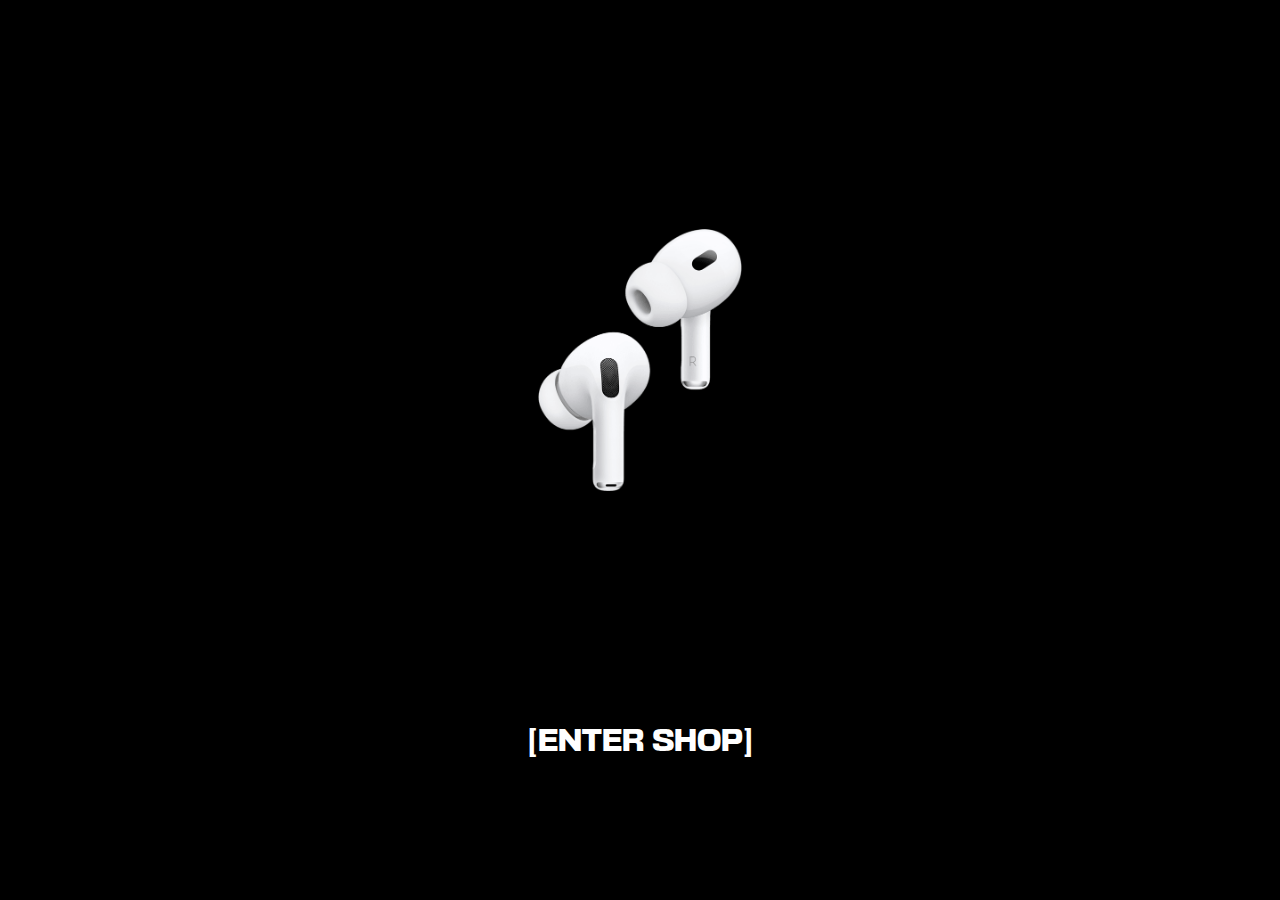
<file: index.html>
<!doctypehtml><html lang=en><title>KingPods | 1:1 Reps</title><meta charset=UTF-8><meta content="IE=edge"http-equiv=X-UA-Compatible><meta content="width=device-width,initial-scale=1"name=viewport><meta content="Apple Airpods 1:1 Reps"name=description><link href=css/style.css rel=stylesheet><link href=css/animation.css rel=stylesheet><link href=assets/favicon/favicon-32x32.png rel="shortcut icon"type=image/x-icon><script defer src=js/main.js></script><body oncontextmenu=return!1><div id=preloader><div class=loader></div></div><div class=logo><img alt=""src=./assets/logo/logo.png></div><div class=enter><a class=glow href=shop.html>[ENTER SHOP]</a></div>
</file>
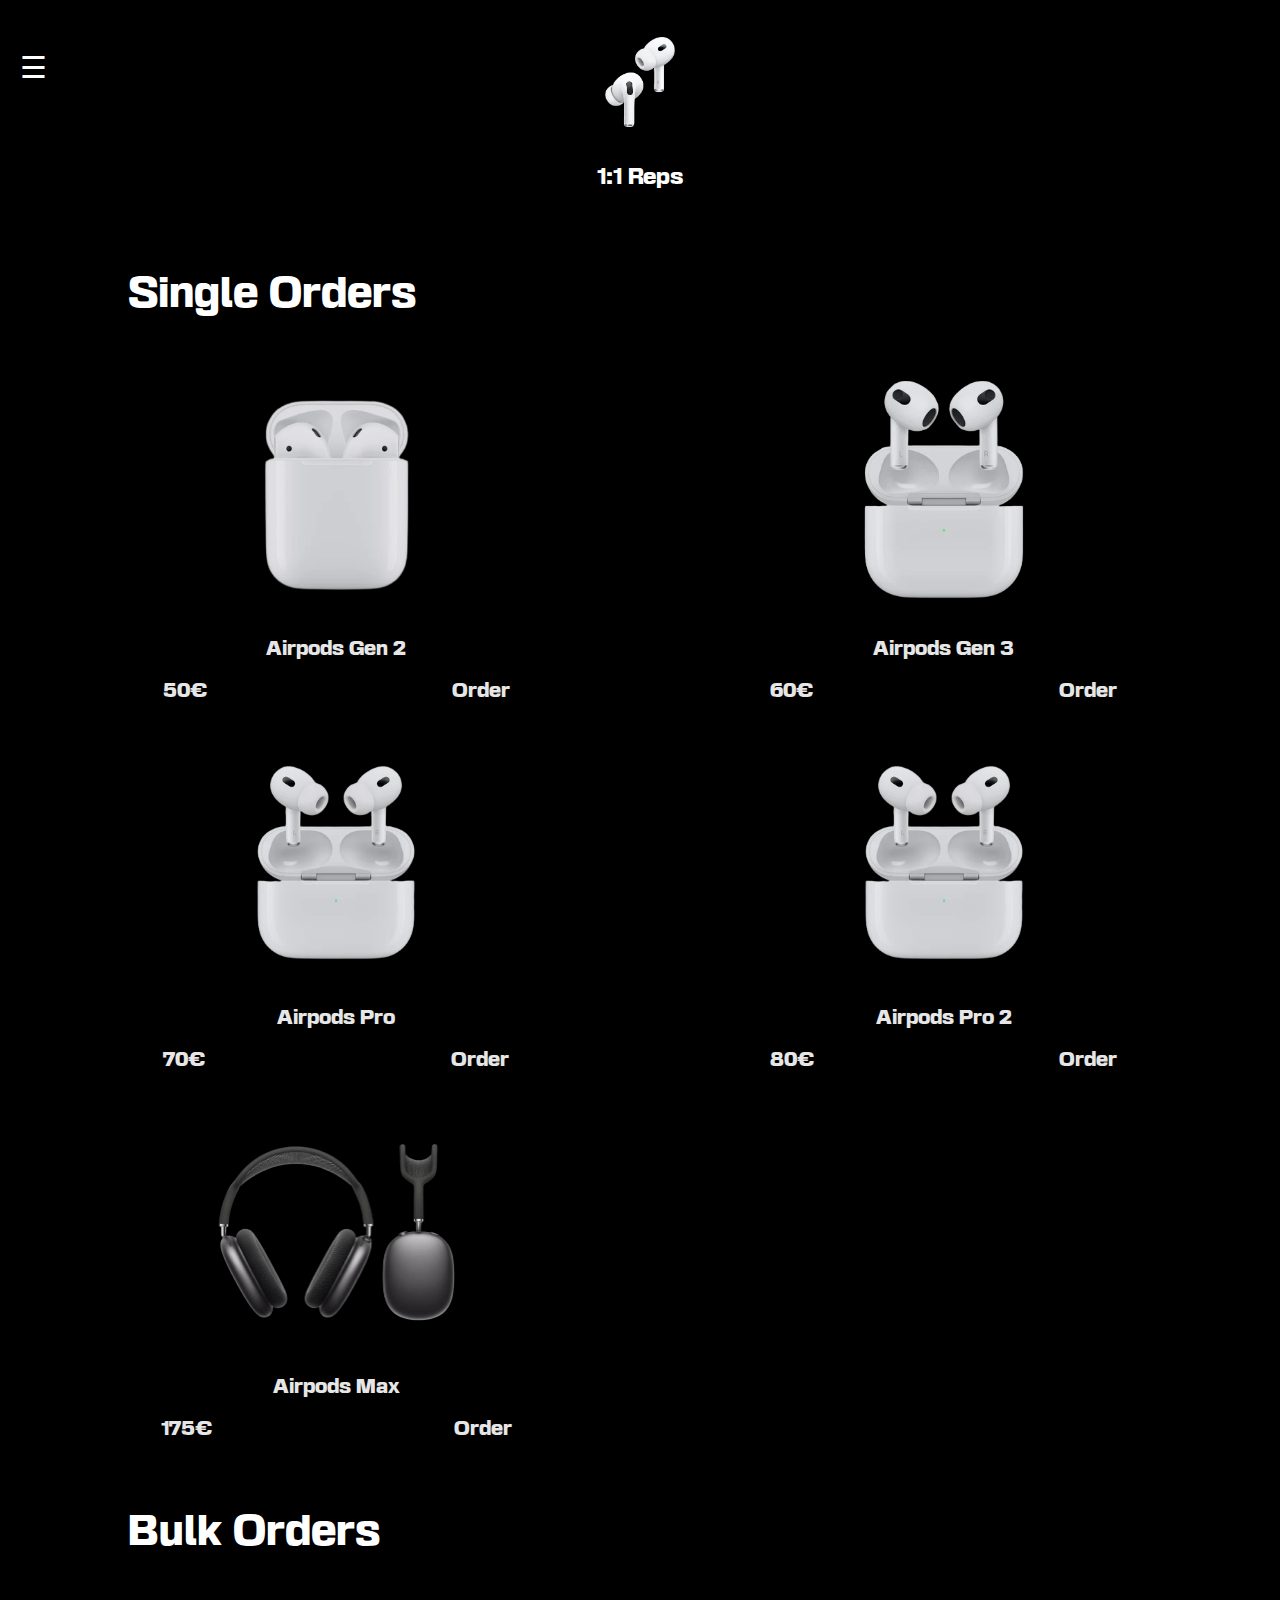
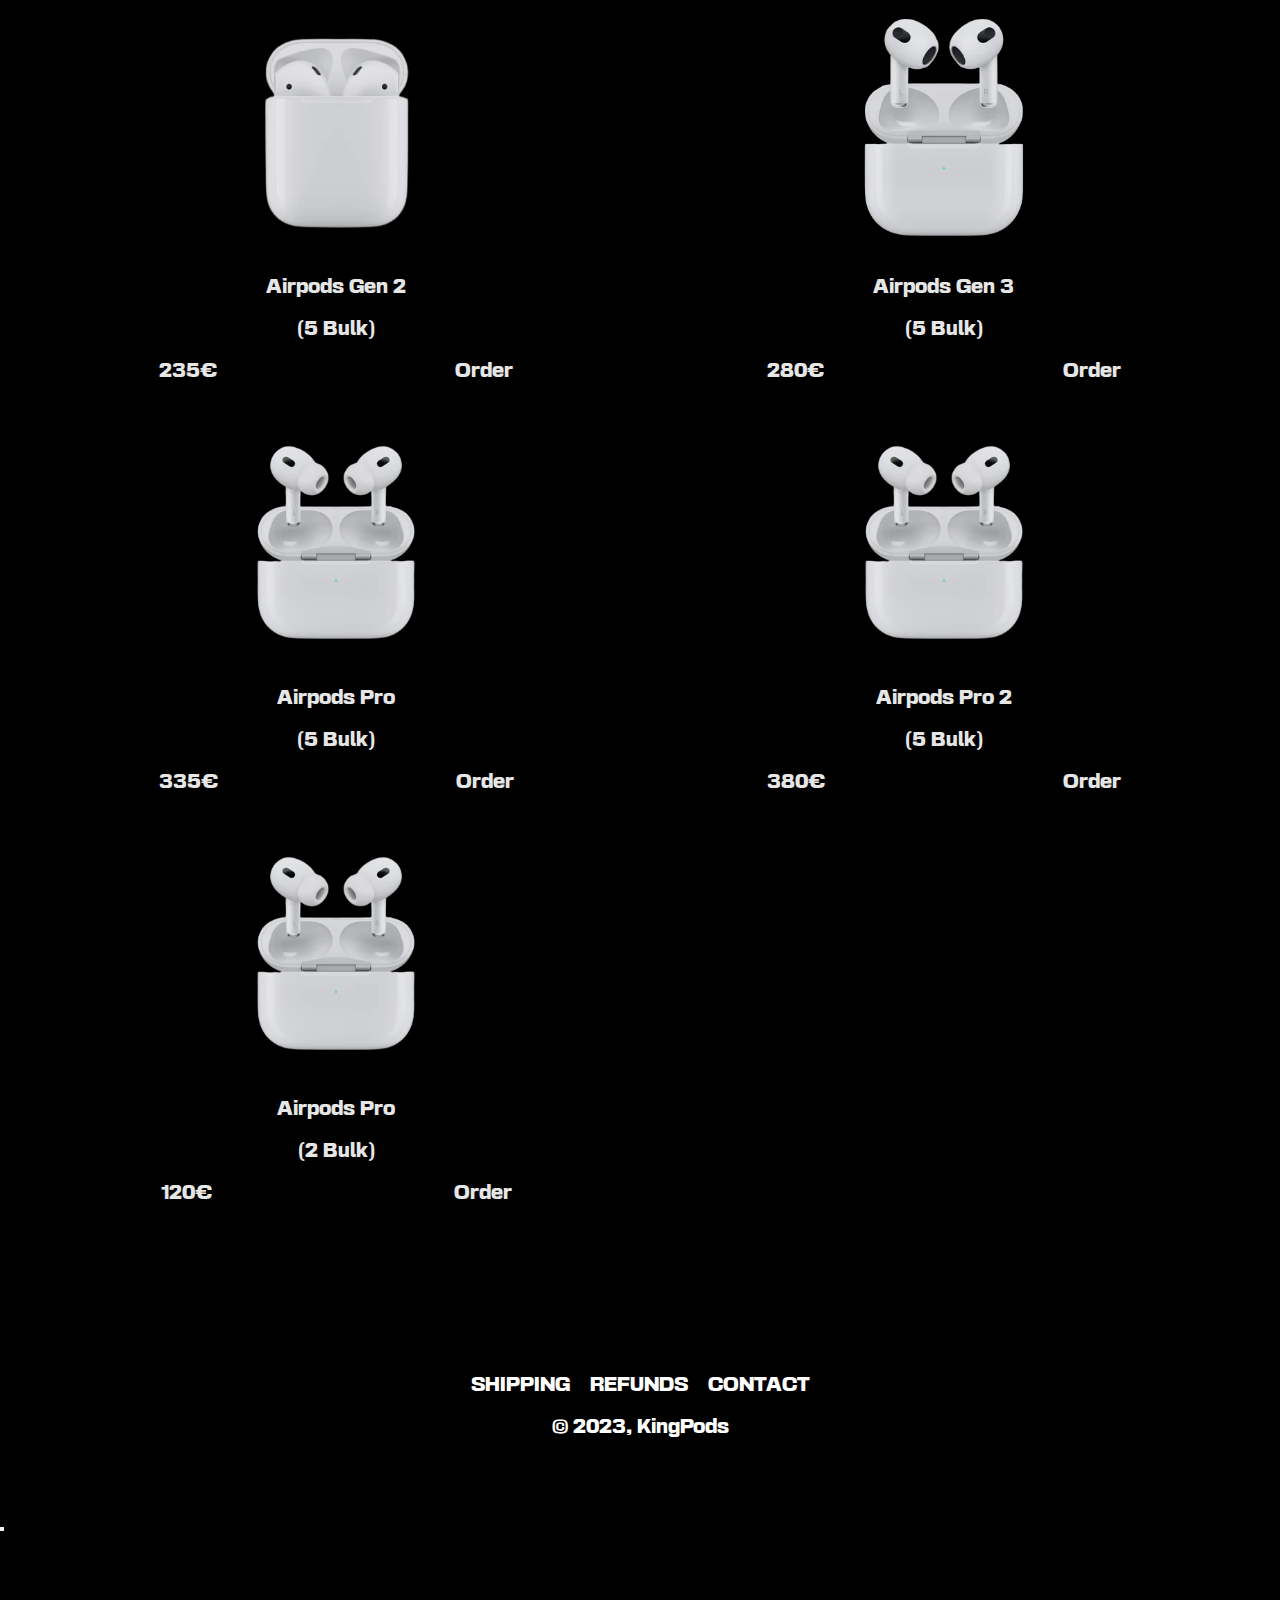
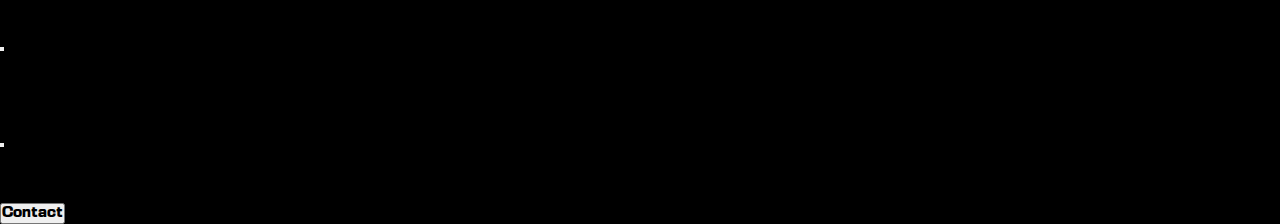
<file: shop.html>
<!doctypehtml><html lang=en><title>KingPods | 1:1 Reps</title><meta charset=UTF-8><meta content="IE=edge"http-equiv=X-UA-Compatible><meta content="width=device-width,initial-scale=1"name=viewport><meta content="Apple Airpods 1:1 Reps"name=description><link href=https://cdn.jsdelivr.net/npm/bootstrap@5.3.0-alpha3/dist/css/bootstrap.min.css rel=stylesheet crossorigin=anonymous integrity=sha384-KK94CHFLLe+nY2dmCWGMq91rCGa5gtU4mk92HdvYe+M/SXH301p5ILy+dN9+nJOZ><link href=css/style.css rel=stylesheet><link href=css/animation.css rel=stylesheet><link href=css/sidenav.css rel=stylesheet><link href=css/grid.css rel=stylesheet><link href=assets/favicon/favicon-32x32.png rel="shortcut icon"type=image/x-icon><script src=js/main.js defer></script><style>*{font-family:basement}</style><body oncontextmenu=return!1><div id=preloader><div class=loader></div></div><div class=mobile><span class=hamburger onclick=openNav()>☰</span> <img alt=""class=brandlogo src=./assets/logo/logo.png><div class=sidenav id=mySidenav><a class=closebtn onclick=closeNav()>×</a> <a href=index.html>Home</a> <a href=shop.html>Shop</a> <a href=contact.html>Contact</a></div></div><div class=titlebar>1:1 Reps</div><section class="header-title section"><span>Single Orders</span></section><div class=layout><div class=item onclick='window.location.href="./airpods-single/airpods-gen2.html"'><div class=image><img alt=""class=image src=./assets/airpods/airpod-gen2.png></div><div class=title>Airpods Gen 2</div><div class=placeholder-one><span>50€</span> <button>Order</button></div></div><div class=item onclick='window.location.href="./airpods-single/airpods-gen3.html"'><div class=image><img alt=""class=image src=./assets/airpods/airpod-gen3.png></div><div class=title>Airpods Gen 3</div><div class=placeholder-one><span>60€</span> <button>Order</button></div></div><div class=item onclick='window.location.href="./airpods-single/airpods-pro.html"'><div class=image><img alt=""class=image src=./assets/airpods/airpodpro.png></div><div class=title>Airpods Pro</div><div class=placeholder-one><span>70€</span> <button>Order</button></div></div><div class=item onclick='window.location.href="./airpods-single/airpods-pro2.html"'><div class=image><img alt=""class=image src=./assets/airpods/airpodpro2.png></div><div class=title>Airpods Pro 2</div><div class=placeholder-one><span>80€</span> <button>Order</button></div></div><div class=item onclick='window.location.href="./airpods-single/airpods-max.html"'><div class=image><img alt=""class=image src=./assets/airpods/airpods-max.png></div><div class=title>Airpods Max</div><div class=placeholder-one><span>175€</span> <button>Order</button></div></div></div><section class="header-title section"><span>Bulk Orders</span></section><div class=layout><div class=item onclick='window.location.href="./airpods-bulk/airpods-gen2.html"'><div class=image><img alt=""class=image src=./assets/airpods/airpod-gen2.png></div><div class=title>Airpods Gen 2</div><div class=title>(5 Bulk)</div><div class=placeholder-one><span>235€</span> <button>Order</button></div></div><div class=item onclick='window.location.href="./airpods-bulk/airpods-gen3.html"'><div class=image><img alt=""class=image src=./assets/airpods/airpod-gen3.png></div><div class=title>Airpods Gen 3</div><div class=title>(5 Bulk)</div><div class=placeholder-one><span>280€</span> <button>Order</button></div></div><div class=item onclick='window.location.href="./airpods-bulk/airpods-pro.html"'><div class=image><img alt=""class=image src=./assets/airpods/airpodpro.png></div><div class=title>Airpods Pro</div><div class=title>(5 Bulk)</div><div class=placeholder-one><span>335€</span> <button>Order</button></div></div><div class=item onclick='window.location.href="./airpods-bulk/airpods-pro2.html"'><div class=image><img alt=""class=image src=./assets/airpods/airpodpro2.png></div><div class=title>Airpods Pro 2</div><div class=title>(5 Bulk)</div><div class=placeholder-one><span>380€</span> <button>Order</button></div></div><div class=item onclick='window.location.href="./airpods-bulk/airpods-pro-2.html"'><div class=image><img alt=""class=image src=./assets/airpods/airpodpro.png></div><div class=title>Airpods Pro</div><div class=title>(2 Bulk)</div><div class=placeholder-one><span>120€</span> <button>Order</button></div></div></div><footer><div class=footer-links><button type=button data-bs-target=#exampleModal1 data-bs-toggle=modal>SHIPPING</button> <button type=button data-bs-target=#exampleModal2 data-bs-toggle=modal>REFUNDS</button> <button type=button data-bs-target=#exampleModal3 data-bs-toggle=modal>CONTACT</button></div><div class=footer-rights>© 2023, KingPods</div><br></footer><div class="fade modal"id=exampleModal1 aria-hidden=true aria-labelledby=exampleModalLabel tabindex=-1><div class=modal-dialog><div class=modal-content><div class=modal-header><h1 class="fs-5 modal-title"id=exampleModalLabel>SHIPPING</h1><button type=button aria-label=Close class=btn-close data-bs-dismiss=modal></button></div><div class=modal-body>All single pod delivery take anywhere from 2 to 5 weeks to arrive. Bulk orders have faster shipping of around 7 days.</div><div class=modal-footer></div></div></div></div><div class="fade modal"id=exampleModal2 aria-hidden=true aria-labelledby=exampleModalLabel tabindex=-1><div class=modal-dialog><div class=modal-content><div class=modal-header><h1 class="fs-5 modal-title"id=exampleModalLabel>REFUNDS</h1><button type=button aria-label=Close class=btn-close data-bs-dismiss=modal></button></div><div class=modal-body>All sales are final.</div><div class=modal-footer></div></div></div></div><div class="fade modal"id=exampleModal3 aria-hidden=true aria-labelledby=exampleModalLabel tabindex=-1><div class=modal-dialog><div class=modal-content><div class=modal-header><h1 class="fs-5 modal-title"id=exampleModalLabel>CONTACT</h1><button type=button aria-label=Close class=btn-close data-bs-dismiss=modal></button></div><div class=modal-body>We're always here to help! If you have any questions, comments, or concerns about the quality or nature of our products please don't hesitate to contact us below!</div><div class=modal-footer><button class=btn onclick='window.location.href="./contact.html"'>Contact</button></div></div></div></div><script src=https://cdn.jsdelivr.net/npm/bootstrap@5.3.0-alpha3/dist/js/bootstrap.bundle.min.js crossorigin=anonymous integrity=sha384-ENjdO4Dr2bkBIFxQpeoTz1HIcje39Wm4jDKdf19U8gI4ddQ3GYNS7NTKfAdVQSZe></script>
</file>
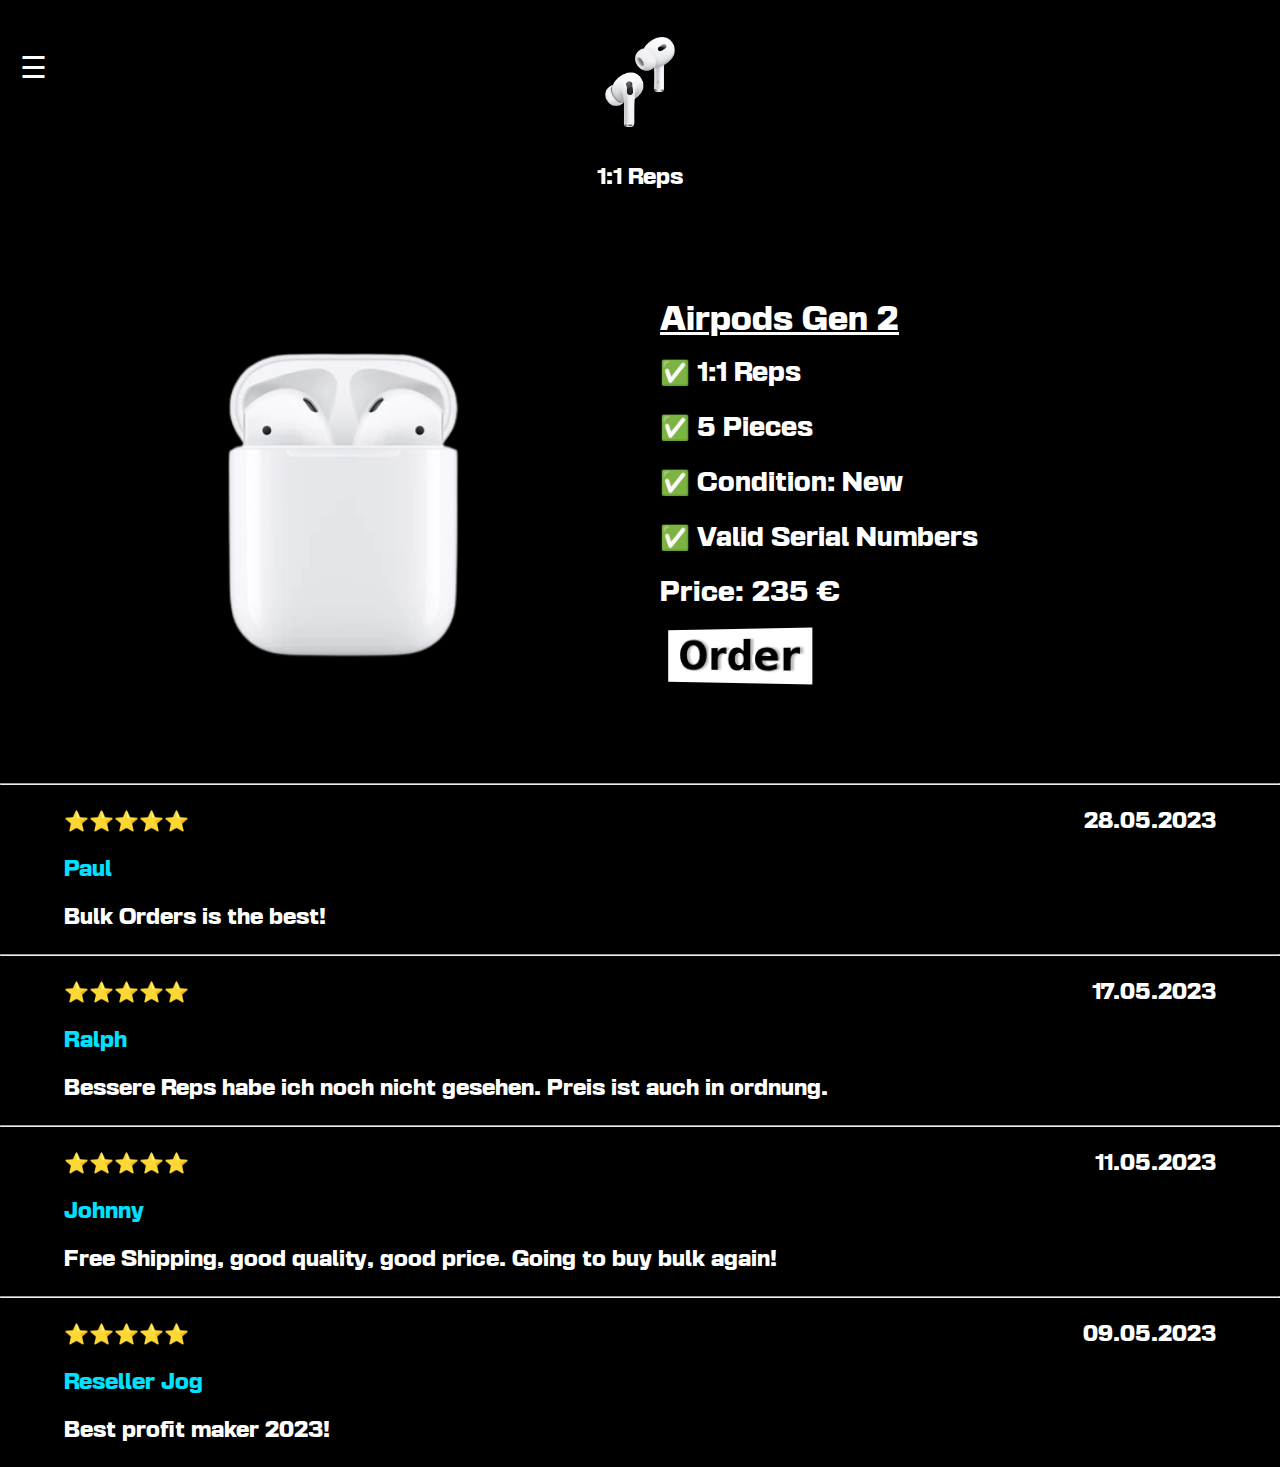
<file: airpods-bulk/airpods-gen2.html>
<!doctypehtml><html lang=en><title>KingPods | 1:1 Reps</title><meta charset=UTF-8><meta content="IE=edge"http-equiv=X-UA-Compatible><meta content="width=device-width,initial-scale=1"name=viewport><meta content="Apple Airpods 1:1 Reps"name=description><link href=../css/style.css rel=stylesheet><link href=../css/sidenav.css rel=stylesheet><link href=../assets/favicon/favicon-32x32.png rel="shortcut icon"type=image/x-icon><script defer src=../js/main.js></script><style>*{font-family:basement}</style><script defer src=https://cdn.sellix.io/static/js/embed.js></script><body oncontextmenu=return!1><div id=preloader><div class=loader></div></div><div class=mobile><span class=hamburger onclick=openNav()>☰</span> <img alt=""class=brandlogo src=../assets/logo/logo.png><div class=sidenav id=mySidenav><a class=closebtn onclick=closeNav()>×</a> <a href=../index.html>Home</a> <a href=../shop.html>Shop</a> <a href=../contact.html>Contact</a></div></div><div class=titlebar>1:1 Reps</div><div class="container-fluid max-settings"><section class=single-product><div class="section-center single-product-center"><img alt=""class="img single-product-img"src=../assets/airpods/airpod-gen2.png><article class=single-product-info><div><h2 class=single-product-title style=text-decoration:underline>Airpods Gen 2</h2><p class="single-product-company text-slanted">✅ 1:1 Reps<p class="single-product-company text-slanted">✅ 5 Pieces<p class="single-product-company text-slanted">✅ Condition: New<p class="single-product-company text-slanted">✅ Valid Serial Numbers<p class=single-product-price>Price: 235 €</p><button class=addtocart data-sellix-product=644806331f9c3 style=margin-top:20px>Order</button></div></article></div></section></div><hr><br><div class=container><div class=review-date><div class=review>⭐⭐⭐⭐⭐</div><div class=date>28.05.2023</div></div><br><div class=name>Paul</div><br><div class=message>Bulk Orders is the best!</div></div><br><hr><br><div class=container><div class=review-date><div class=review>⭐⭐⭐⭐⭐</div><div class=date>17.05.2023</div></div><br><div class=name>Ralph</div><br><div class=message>Bessere Reps habe ich noch nicht gesehen. Preis ist auch in ordnung.</div></div><br><hr><br><div class=container><div class=review-date><div class=review>⭐⭐⭐⭐⭐</div><div class=date>11.05.2023</div></div><br><div class=name>Johnny</div><br><div class=message>Free Shipping, good quality, good price. Going to buy bulk again!</div></div><br><hr><br><div class=container><div class=review-date><div class=review>⭐⭐⭐⭐⭐</div><div class=date>09.05.2023</div></div><br><div class=name>Reseller Jog</div><br><div class=message>Best profit maker 2023!</div></div><br>
</file>
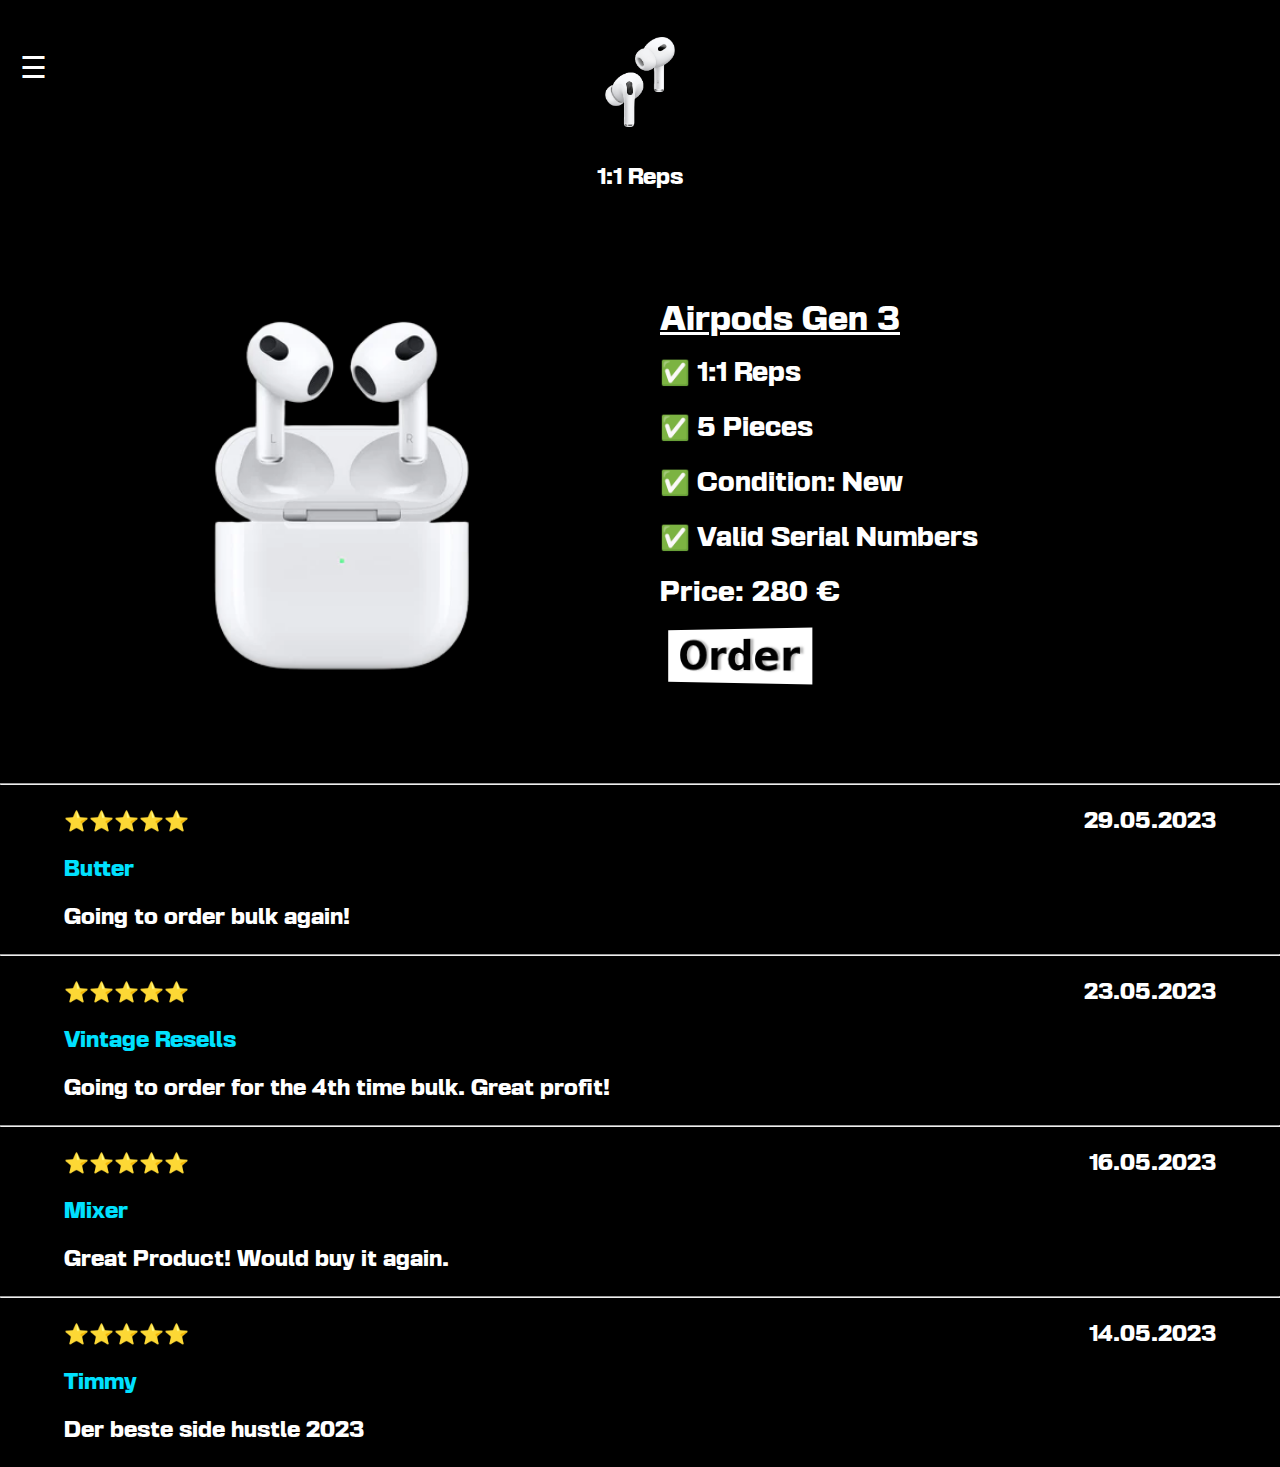
<file: airpods-bulk/airpods-gen3.html>
<!doctypehtml><html lang=en><title>KingPods | 1:1 Reps</title><meta charset=UTF-8><meta content="IE=edge"http-equiv=X-UA-Compatible><meta content="width=device-width,initial-scale=1"name=viewport><meta content="Apple Airpods 1:1 Reps"name=description><link href=../css/style.css rel=stylesheet><link href=../css/sidenav.css rel=stylesheet><link href=../assets/favicon/favicon-32x32.png rel="shortcut icon"type=image/x-icon><script defer src=../js/main.js></script><style>*{font-family:basement}</style><script defer src=https://cdn.sellix.io/static/js/embed.js></script><body oncontextmenu=return!1><div id=preloader><div class=loader></div></div><div class=mobile><span class=hamburger onclick=openNav()>☰</span> <img alt=""class=brandlogo src=../assets/logo/logo.png><div class=sidenav id=mySidenav><a class=closebtn onclick=closeNav()>×</a> <a href=../index.html>Home</a> <a href=../shop.html>Shop</a> <a href=../contact.html>Contact</a></div></div><div class=titlebar>1:1 Reps</div><div class="container-fluid max-settings"><section class=single-product><div class="section-center single-product-center"><img alt=""class="img single-product-img"src=../assets/airpods/airpod-gen3.png><article class=single-product-info><div><h2 class=single-product-title style=text-decoration:underline>Airpods Gen 3</h2><p class="single-product-company text-slanted">✅ 1:1 Reps<p class="single-product-company text-slanted">✅ 5 Pieces<p class="single-product-company text-slanted">✅ Condition: New<p class="single-product-company text-slanted">✅ Valid Serial Numbers<p class=single-product-price>Price: 280 €</p><button class=addtocart data-sellix-product=644806342532a style=margin-top:20px>Order</button></div></article></div></section></div><hr><br><div class=container><div class=review-date><div class=review>⭐⭐⭐⭐⭐</div><div class=date>29.05.2023</div></div><br><div class=name>Butter</div><br><div class=message>Going to order bulk again!</div></div><br><hr><br><div class=container><div class=review-date><div class=review>⭐⭐⭐⭐⭐</div><div class=date>23.05.2023</div></div><br><div class=name>Vintage Resells</div><br><div class=message>Going to order for the 4th time bulk. Great profit!</div></div><br><hr><br><div class=container><div class=review-date><div class=review>⭐⭐⭐⭐⭐</div><div class=date>16.05.2023</div></div><br><div class=name>Mixer</div><br><div class=message>Great Product! Would buy it again.</div></div><br><hr><br><div class=container><div class=review-date><div class=review>⭐⭐⭐⭐⭐</div><div class=date>14.05.2023</div></div><br><div class=name>Timmy</div><br><div class=message>Der beste side hustle 2023</div></div><br>
</file>
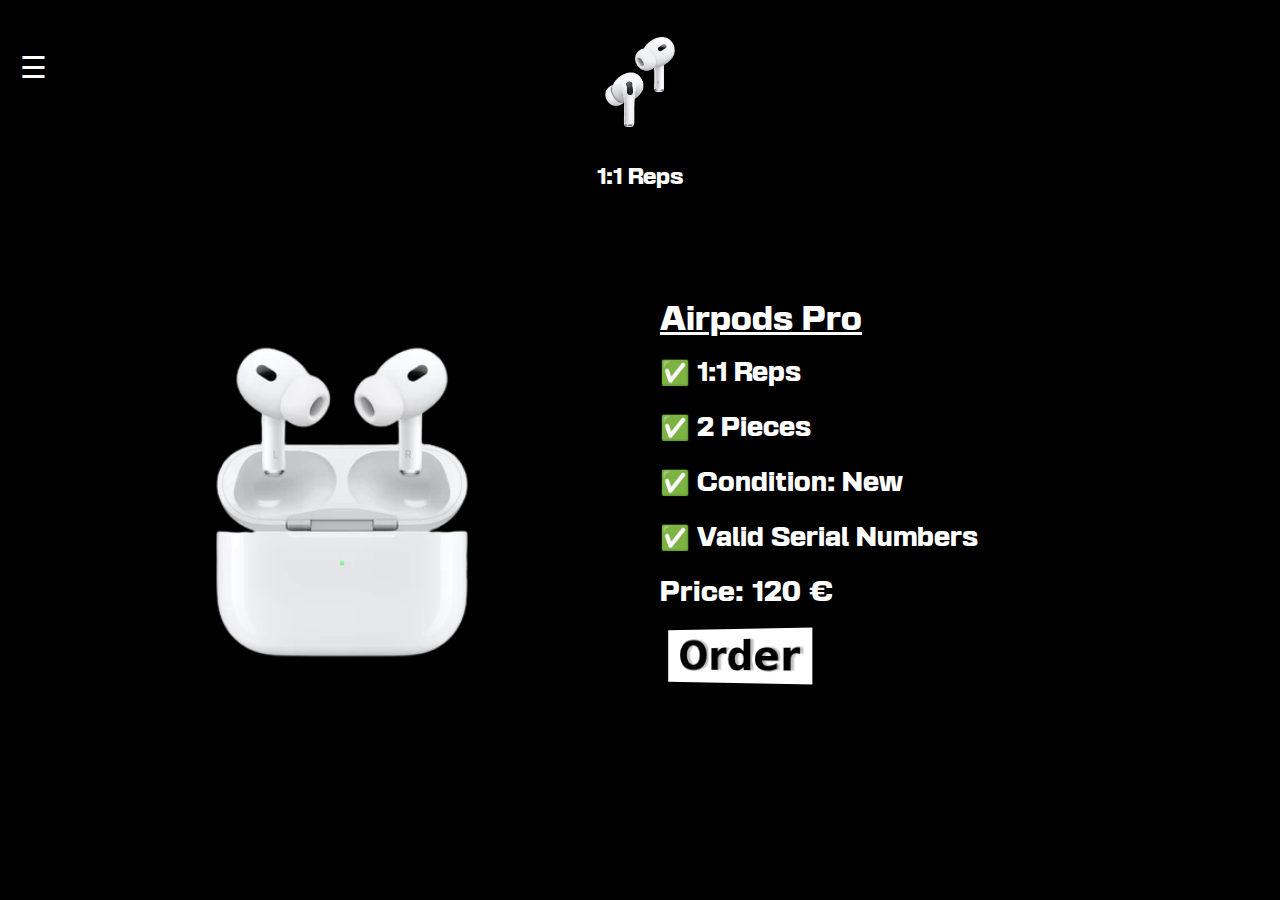
<file: airpods-bulk/airpods-pro-2.html>
<!doctypehtml><html lang=en><title>KingPods | 1:1 Reps</title><meta charset=UTF-8><meta content="IE=edge"http-equiv=X-UA-Compatible><meta content="width=device-width,initial-scale=1"name=viewport><meta content="Apple Airpods 1:1 Reps"name=description><link href=../css/style.css rel=stylesheet><link href=../css/sidenav.css rel=stylesheet><link href=../assets/favicon/favicon-32x32.png rel="shortcut icon"type=image/x-icon><script defer src=../js/main.js></script><style>*{font-family:basement}</style><script defer src=https://cdn.sellix.io/static/js/embed.js></script><body oncontextmenu=return!1><div id=preloader><div class=loader></div></div><div class=mobile><span class=hamburger onclick=openNav()>☰</span> <img alt=""class=brandlogo src=../assets/logo/logo.png><div class=sidenav id=mySidenav><a class=closebtn onclick=closeNav()>×</a> <a href=../index.html>Home</a> <a href=../shop.html>Shop</a> <a href=../contact.html>Contact</a></div></div><div class=titlebar>1:1 Reps</div><div class="container-fluid max-settings"><section class=single-product><div class="section-center single-product-center"><img alt=""class="img single-product-img"src=../assets/airpods/airpodpro.png><article class=single-product-info><div><h2 class=single-product-title style=text-decoration:underline>Airpods Pro</h2><p class="single-product-company text-slanted">✅ 1:1 Reps<p class="single-product-company text-slanted">✅ 2 Pieces<p class="single-product-company text-slanted">✅ Condition: New<p class="single-product-company text-slanted">✅ Valid Serial Numbers<p class=single-product-price>Price: 120 €</p><button class=addtocart data-sellix-product=647992cabba1f style=margin-top:20px>Order</button></div></article></div></section></div>
</file>
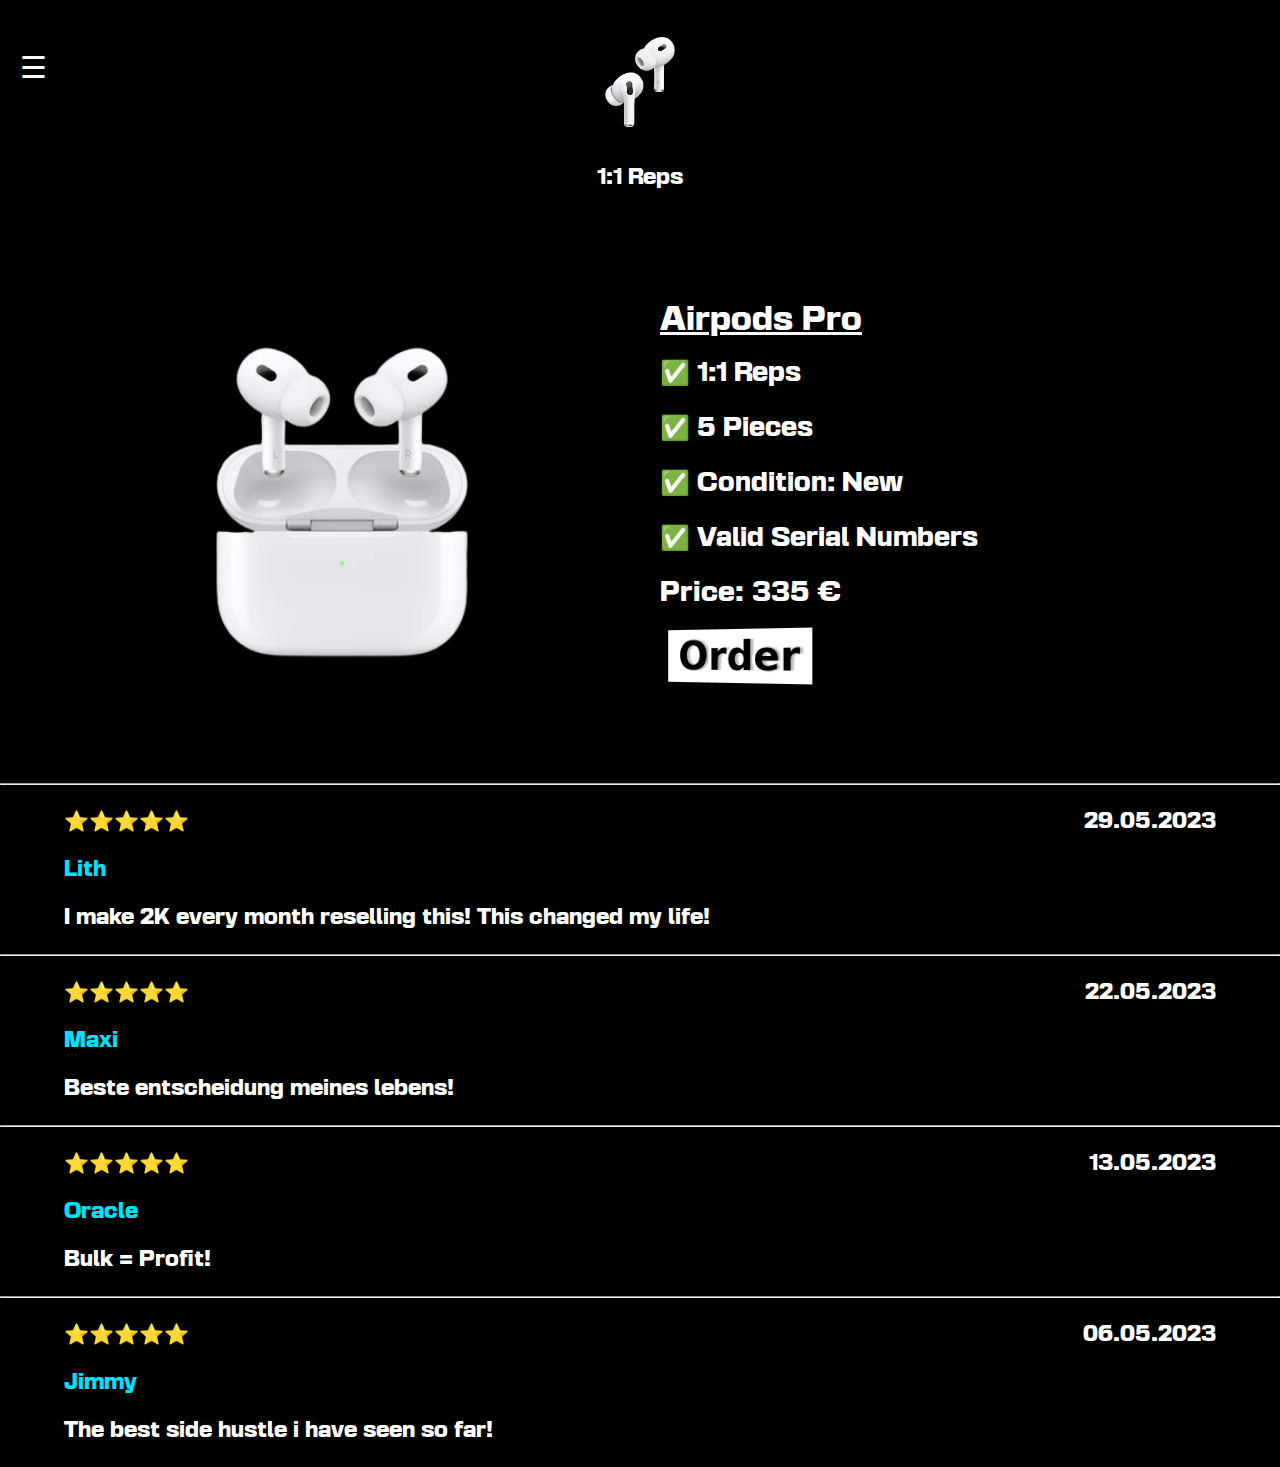
<file: airpods-bulk/airpods-pro.html>
<!doctypehtml><html lang=en><title>KingPods | 1:1 Reps</title><meta charset=UTF-8><meta content="IE=edge"http-equiv=X-UA-Compatible><meta content="width=device-width,initial-scale=1"name=viewport><meta content="Apple Airpods 1:1 Reps"name=description><link href=../css/style.css rel=stylesheet><link href=../css/sidenav.css rel=stylesheet><link href=../assets/favicon/favicon-32x32.png rel="shortcut icon"type=image/x-icon><script defer src=../js/main.js></script><style>*{font-family:basement}</style><script defer src=https://cdn.sellix.io/static/js/embed.js></script><body oncontextmenu=return!1><div id=preloader><div class=loader></div></div><div class=mobile><span class=hamburger onclick=openNav()>☰</span> <img alt=""class=brandlogo src=../assets/logo/logo.png><div class=sidenav id=mySidenav><a class=closebtn onclick=closeNav()>×</a> <a href=../index.html>Home</a> <a href=../shop.html>Shop</a> <a href=../contact.html>Contact</a></div></div><div class=titlebar>1:1 Reps</div><div class="container-fluid max-settings"><section class=single-product><div class="section-center single-product-center"><img alt=""class="img single-product-img"src=../assets/airpods/airpodpro.png><article class=single-product-info><div><h2 class=single-product-title style=text-decoration:underline>Airpods Pro</h2><p class="single-product-company text-slanted">✅ 1:1 Reps<p class="single-product-company text-slanted">✅ 5 Pieces<p class="single-product-company text-slanted">✅ Condition: New<p class="single-product-company text-slanted">✅ Valid Serial Numbers<p class=single-product-price>Price: 335 €</p><button class=addtocart data-sellix-product=6448063623068 style=margin-top:20px>Order</button></div></article></div></section></div><hr><br><div class=container><div class=review-date><div class=review>⭐⭐⭐⭐⭐</div><div class=date>29.05.2023</div></div><br><div class=name>Lith</div><br><div class=message>I make 2K every month reselling this! This changed my life!</div></div><br><hr><br><div class=container><div class=review-date><div class=review>⭐⭐⭐⭐⭐</div><div class=date>22.05.2023</div></div><br><div class=name>Maxi</div><br><div class=message>Beste entscheidung meines lebens!</div></div><br><hr><br><div class=container><div class=review-date><div class=review>⭐⭐⭐⭐⭐</div><div class=date>13.05.2023</div></div><br><div class=name>Oracle</div><br><div class=message>Bulk = Profit!</div></div><br><hr><br><div class=container><div class=review-date><div class=review>⭐⭐⭐⭐⭐</div><div class=date>06.05.2023</div></div><br><div class=name>Jimmy</div><br><div class=message>The best side hustle i have seen so far!</div></div><br>
</file>
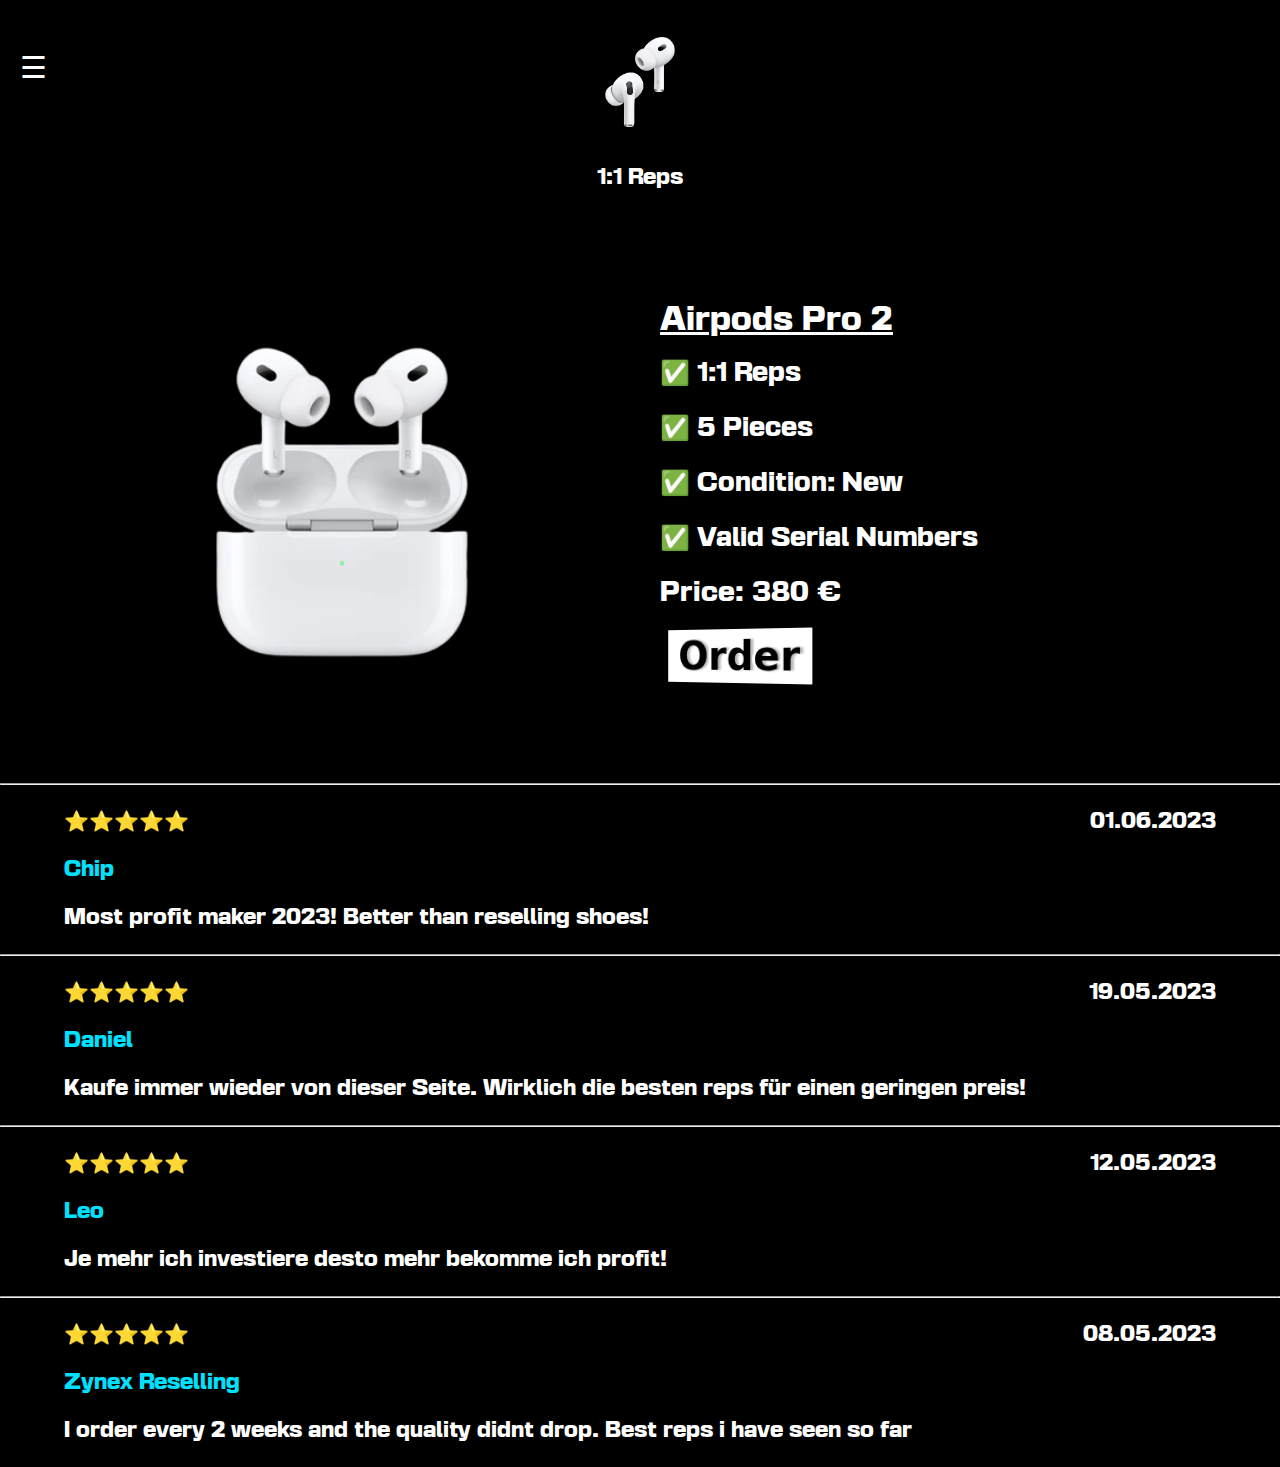
<file: airpods-bulk/airpods-pro2.html>
<!doctypehtml><html lang=en><title>KingPods | 1:1 Reps</title><meta charset=UTF-8><meta content="IE=edge"http-equiv=X-UA-Compatible><meta content="width=device-width,initial-scale=1"name=viewport><meta content="Apple Airpods 1:1 Reps"name=description><link href=../css/style.css rel=stylesheet><link href=../css/sidenav.css rel=stylesheet><link href=../assets/favicon/favicon-32x32.png rel="shortcut icon"type=image/x-icon><script defer src=../js/main.js></script><style>*{font-family:basement}</style><script defer src=https://cdn.sellix.io/static/js/embed.js></script><body oncontextmenu=return!1><div id=preloader><div class=loader></div></div><div class=mobile><span class=hamburger onclick=openNav()>☰</span> <img alt=""class=brandlogo src=../assets/logo/logo.png><div class=sidenav id=mySidenav><a class=closebtn onclick=closeNav()>×</a> <a href=../index.html>Home</a> <a href=../shop.html>Shop</a> <a href=../contact.html>Contact</a></div></div><div class=titlebar>1:1 Reps</div><div class="container-fluid max-settings"><section class=single-product><div class="section-center single-product-center"><img alt=""class="img single-product-img"src=../assets/airpods/airpodpro2.png><article class=single-product-info><div><h2 class=single-product-title style=text-decoration:underline>Airpods Pro 2</h2><p class="single-product-company text-slanted">✅ 1:1 Reps<p class="single-product-company text-slanted">✅ 5 Pieces<p class="single-product-company text-slanted">✅ Condition: New<p class="single-product-company text-slanted">✅ Valid Serial Numbers<p class=single-product-price>Price: 380 €</p><button class=addtocart data-sellix-product=64480637e4d87 style=margin-top:20px>Order</button></div></article></div></section></div><hr><br><div class=container><div class=review-date><div class=review>⭐⭐⭐⭐⭐</div><div class=date>01.06.2023</div></div><br><div class=name>Chip</div><br><div class=message>Most profit maker 2023! Better than reselling shoes!</div></div><br><hr><br><div class=container><div class=review-date><div class=review>⭐⭐⭐⭐⭐</div><div class=date>19.05.2023</div></div><br><div class=name>Daniel</div><br><div class=message>Kaufe immer wieder von dieser Seite. Wirklich die besten reps für einen geringen preis!</div></div><br><hr><br><div class=container><div class=review-date><div class=review>⭐⭐⭐⭐⭐</div><div class=date>12.05.2023</div></div><br><div class=name>Leo</div><br><div class=message>Je mehr ich investiere desto mehr bekomme ich profit!</div></div><br><hr><br><div class=container><div class=review-date><div class=review>⭐⭐⭐⭐⭐</div><div class=date>08.05.2023</div></div><br><div class=name>Zynex Reselling</div><br><div class=message>I order every 2 weeks and the quality didnt drop. Best reps i have seen so far</div></div><br>
</file>
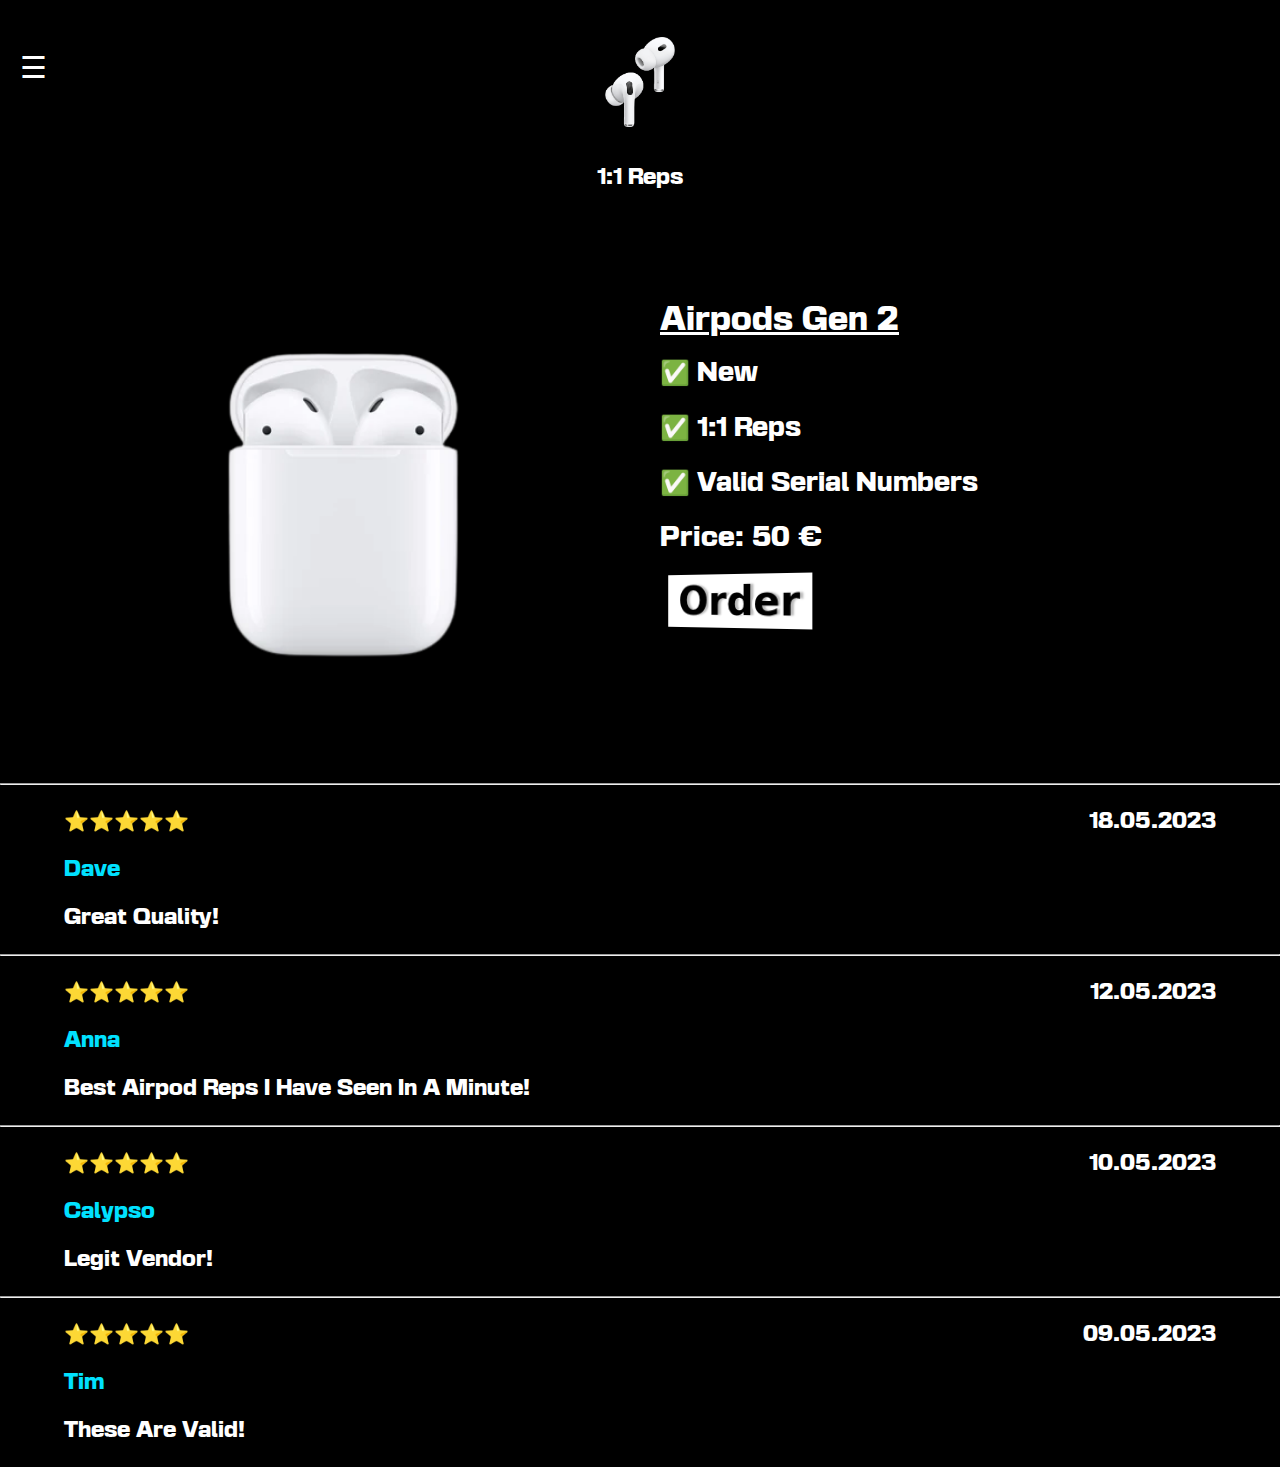
<file: airpods-single/airpods-gen2.html>
<!doctypehtml><html lang=en><title>KingPods | 1:1 Reps</title><meta charset=UTF-8><meta content="IE=edge"http-equiv=X-UA-Compatible><meta content="width=device-width,initial-scale=1"name=viewport><meta content="Apple Airpods 1:1 Reps"name=description><link href=../css/style.css rel=stylesheet><link href=../css/sidenav.css rel=stylesheet><link href=../assets/favicon/favicon-32x32.png rel="shortcut icon"type=image/x-icon><script defer src=../js/main.js></script><style>*{font-family:basement}</style><script defer src=https://cdn.sellix.io/static/js/embed.js></script><body oncontextmenu=return!1><div id=preloader><div class=loader></div></div><div class=mobile><span class=hamburger onclick=openNav()>☰</span> <img alt=""class=brandlogo src=../assets/logo/logo.png><div class=sidenav id=mySidenav><a class=closebtn onclick=closeNav()>×</a> <a href=../index.html>Home</a> <a href=../shop.html>Shop</a> <a href=../contact.html>Contact</a></div></div><div class=titlebar>1:1 Reps</div><div class="container-fluid max-settings"><section class=single-product><div class="section-center single-product-center"><img alt=""class="img single-product-img"src=../assets/airpods/airpod-gen2.png><article class=single-product-info><div><h2 class=single-product-title style=text-decoration:underline>Airpods Gen 2</h2><p class="single-product-company text-slanted">✅ New<p class="single-product-company text-slanted">✅ 1:1 Reps<p class="single-product-company text-slanted">✅ Valid Serial Numbers<div class=placeholder-one></div><p class=single-product-price>Price: 50 €</p><button class=addtocart data-sellix-product=644805f0edb2e style=margin-top:20px>Order</button></div></article></div></section></div><hr><br><div class=container><div class=review-date><div class=review>⭐⭐⭐⭐⭐</div><div class=date>18.05.2023</div></div><br><div class=name>Dave</div><br><div class=message>Great Quality!</div></div><br><hr><br><div class=container><div class=review-date><div class=review>⭐⭐⭐⭐⭐</div><div class=date>12.05.2023</div></div><br><div class=name>Anna</div><br><div class=message>Best Airpod Reps I Have Seen In A Minute!</div></div><br><hr><br><div class=container><div class=review-date><div class=review>⭐⭐⭐⭐⭐</div><div class=date>10.05.2023</div></div><br><div class=name>Calypso</div><br><div class=message>Legit Vendor!</div></div><br><hr><br><div class=container><div class=review-date><div class=review>⭐⭐⭐⭐⭐</div><div class=date>09.05.2023</div></div><br><div class=name>Tim</div><br><div class=message>These Are Valid!</div></div><br>
</file>
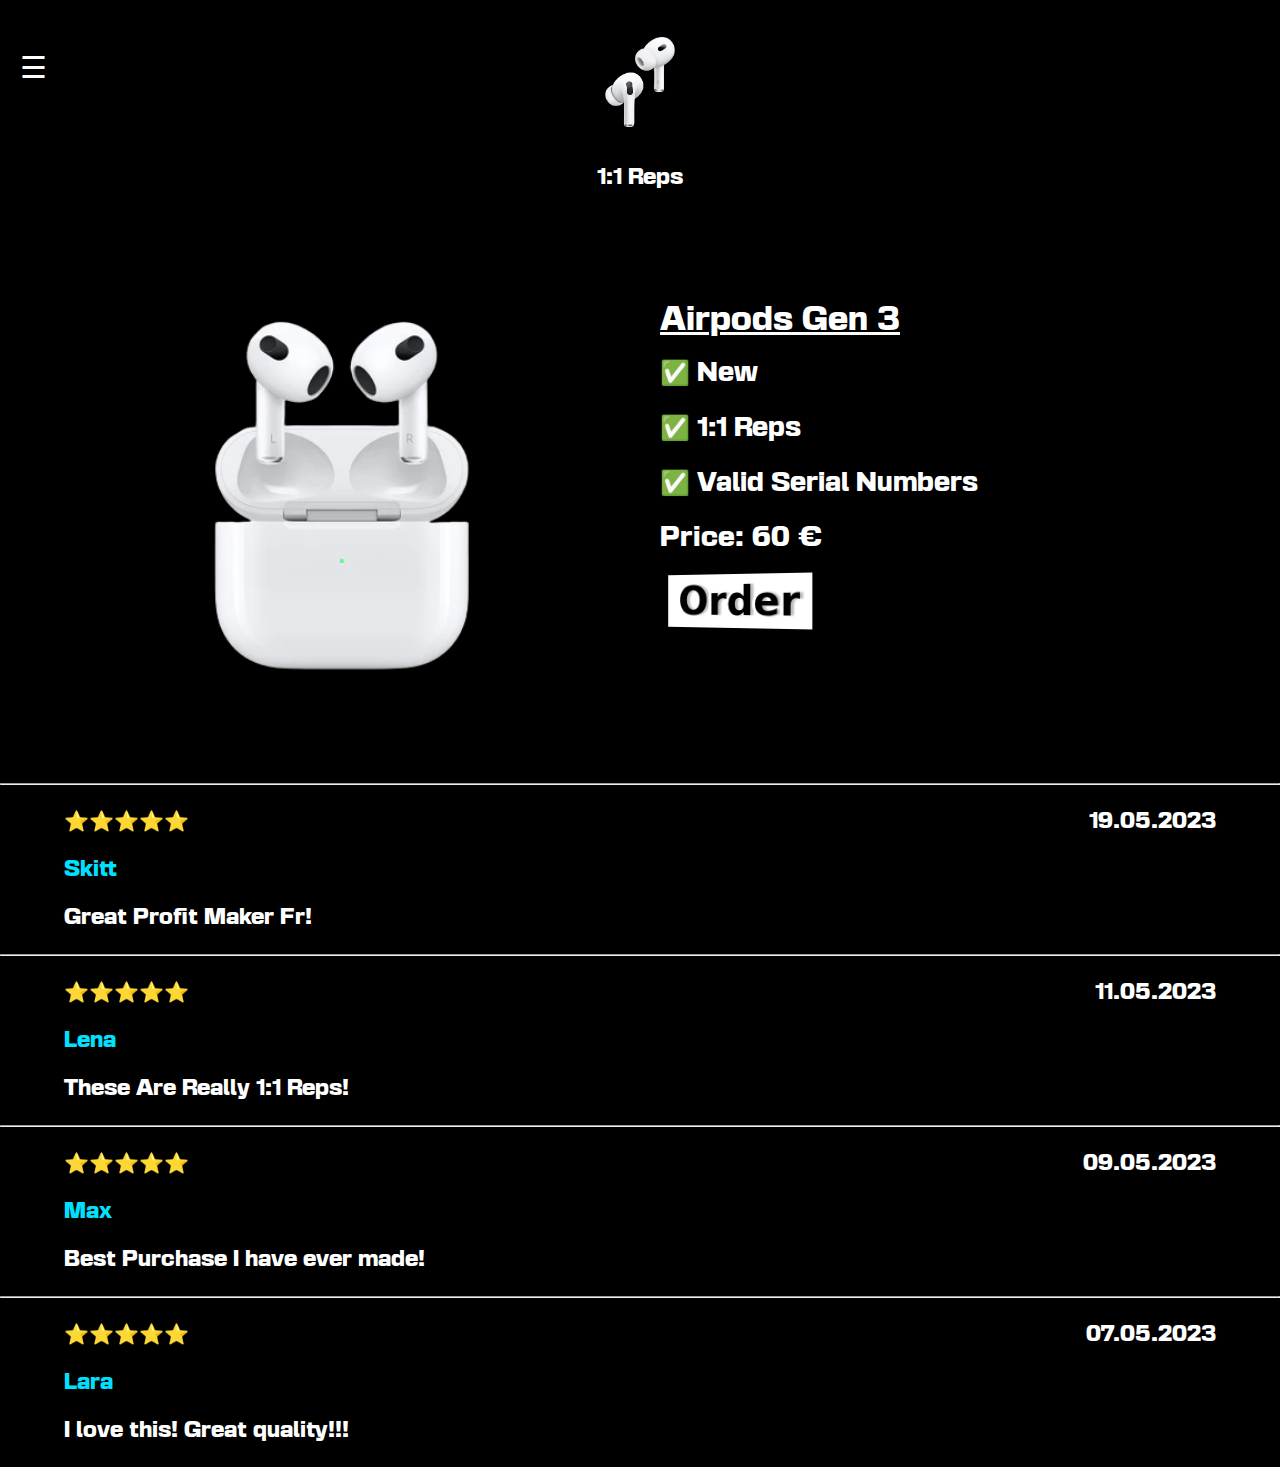
<file: airpods-single/airpods-gen3.html>
<!doctypehtml><html lang=en><title>KingPods | 1:1 Reps</title><meta charset=UTF-8><meta content="IE=edge"http-equiv=X-UA-Compatible><meta content="width=device-width,initial-scale=1"name=viewport><meta content="Apple Airpods 1:1 Reps"name=description><link href=../css/style.css rel=stylesheet><link href=../css/sidenav.css rel=stylesheet><link href=../assets/favicon/favicon-32x32.png rel="shortcut icon"type=image/x-icon><script defer src=../js/main.js></script><style>*{font-family:basement}</style><script defer src=https://cdn.sellix.io/static/js/embed.js></script><body oncontextmenu=return!1><div id=preloader><div class=loader></div></div><div class=mobile><span class=hamburger onclick=openNav()>☰</span> <img alt=""class=brandlogo src=../assets/logo/logo.png><div class=sidenav id=mySidenav><a class=closebtn onclick=closeNav()>×</a> <a href=../index.html>Home</a> <a href=../shop.html>Shop</a> <a href=../contact.html>Contact</a></div></div><div class=titlebar>1:1 Reps</div><div class="container-fluid max-settings"><section class=single-product><div class="section-center single-product-center"><img alt=""class="img single-product-img"src=../assets/airpods/airpod-gen3.png><article class=single-product-info><div><h2 class=single-product-title style=text-decoration:underline>Airpods Gen 3</h2><p class="single-product-company text-slanted">✅ New<p class="single-product-company text-slanted">✅ 1:1 Reps<p class="single-product-company text-slanted">✅ Valid Serial Numbers<p class=single-product-price>Price: 60 €</p><button class=addtocart data-sellix-product=644805f6e31fb style=margin-top:20px>Order</button></div></article></div></section></div><hr><br><div class=container><div class=review-date><div class=review>⭐⭐⭐⭐⭐</div><div class=date>19.05.2023</div></div><br><div class=name>Skitt</div><br><div class=message>Great Profit Maker Fr!</div></div><br><hr><br><div class=container><div class=review-date><div class=review>⭐⭐⭐⭐⭐</div><div class=date>11.05.2023</div></div><br><div class=name>Lena</div><br><div class=message>These Are Really 1:1 Reps!</div></div><br><hr><br><div class=container><div class=review-date><div class=review>⭐⭐⭐⭐⭐</div><div class=date>09.05.2023</div></div><br><div class=name>Max</div><br><div class=message>Best Purchase I have ever made!</div></div><br><hr><br><div class=container><div class=review-date><div class=review>⭐⭐⭐⭐⭐</div><div class=date>07.05.2023</div></div><br><div class=name>Lara</div><br><div class=message>I love this! Great quality!!!</div></div><br>
</file>
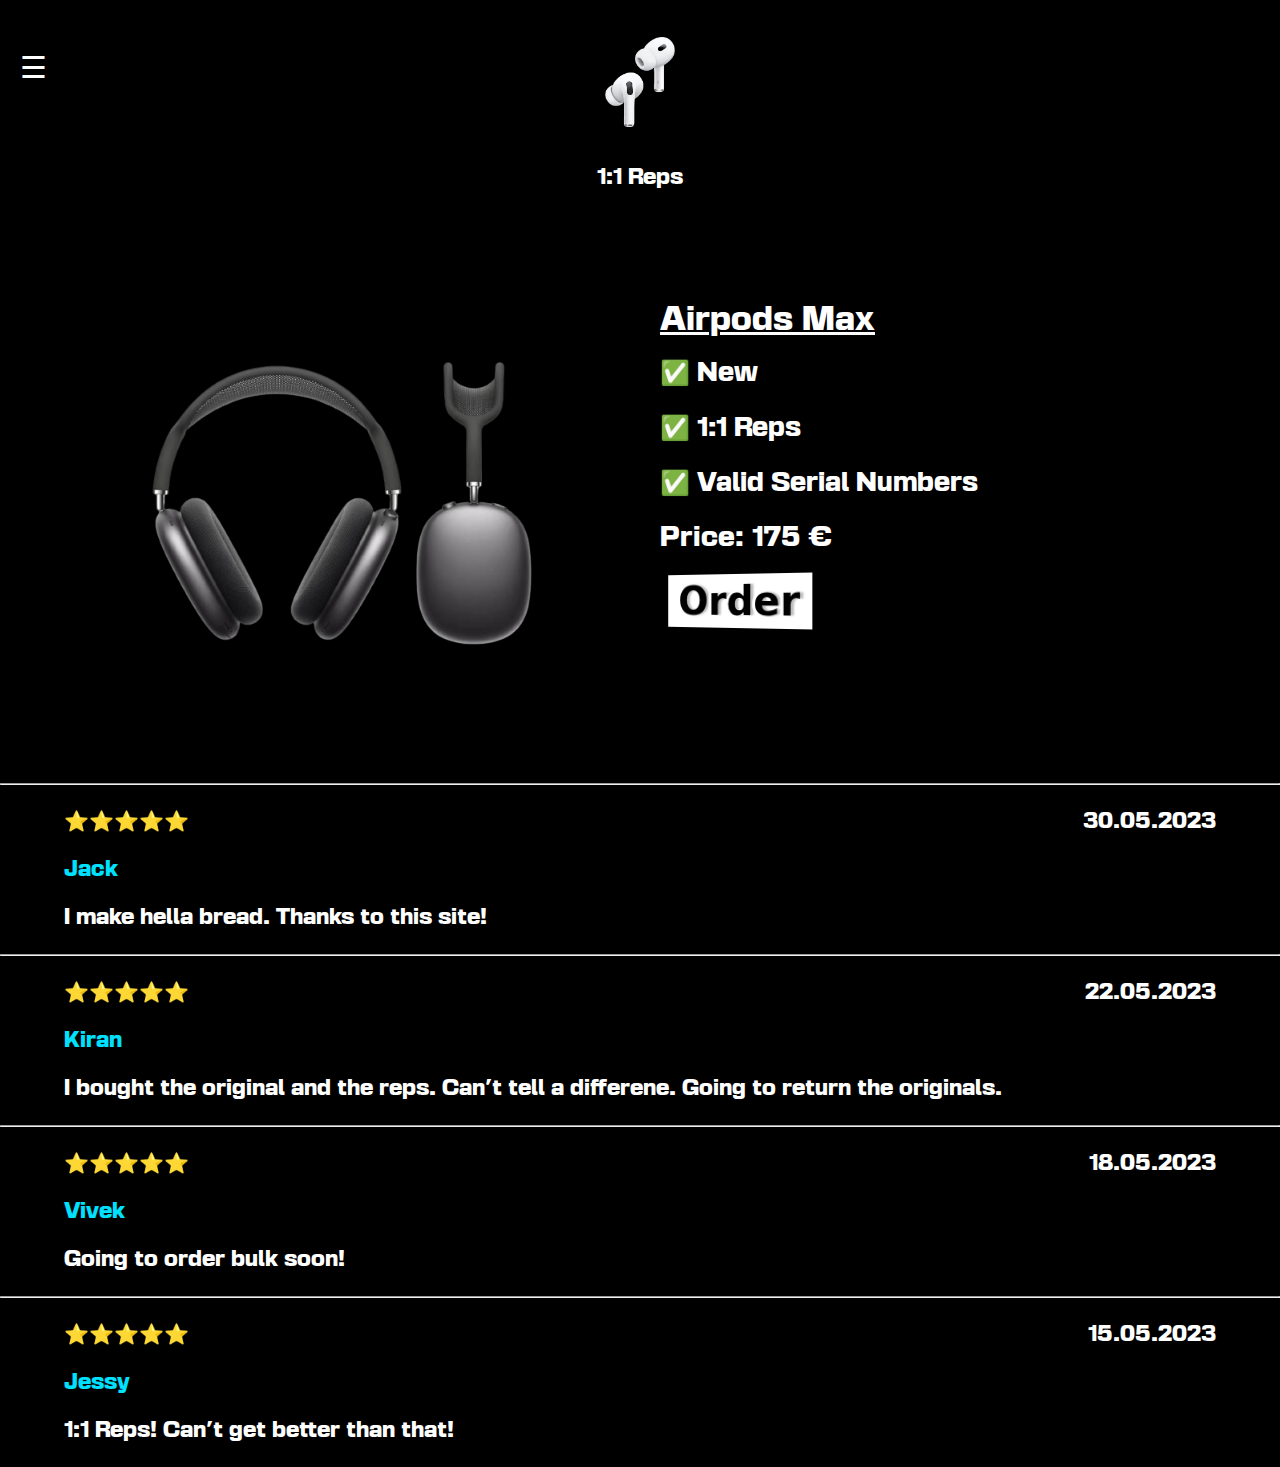
<file: airpods-single/airpods-max.html>
<!doctypehtml><html lang=en><title>KingPods | 1:1 Reps</title><meta charset=UTF-8><meta content="IE=edge"http-equiv=X-UA-Compatible><meta content="width=device-width,initial-scale=1"name=viewport><meta content="Apple Airpods 1:1 Reps"name=description><link href=../css/style.css rel=stylesheet><link href=../css/sidenav.css rel=stylesheet><link href=../assets/favicon/favicon-32x32.png rel="shortcut icon"type=image/x-icon><script defer src=../js/main.js></script><style>*{font-family:basement}</style><script defer src=https://cdn.sellix.io/static/js/embed.js></script><body oncontextmenu=return!1><div id=preloader><div class=loader></div></div><div class=mobile><span class=hamburger onclick=openNav()>☰</span> <img alt=""class=brandlogo src=../assets/logo/logo.png><div class=sidenav id=mySidenav><a class=closebtn onclick=closeNav()>×</a> <a href=../index.html>Home</a> <a href=../shop.html>Shop</a> <a href=../contact.html>Contact</a></div></div><div class=titlebar>1:1 Reps</div><div class="container-fluid max-settings"><section class=single-product><div class="section-center single-product-center"><img alt=""class="img single-product-img"src=../assets/airpods/airpods-max.png><article class=single-product-info><div><h2 class=single-product-title style=text-decoration:underline>Airpods Max</h2><p class="single-product-company text-slanted">✅ New<p class="single-product-company text-slanted">✅ 1:1 Reps<p class="single-product-company text-slanted">✅ Valid Serial Numbers<p class=single-product-price>Price: 175 €</p><button class=addtocart data-sellix-product=646b8d17af097 style=margin-top:20px>Order</button></div></article></div></section></div><hr><br><div class=container><div class=review-date><div class=review>⭐⭐⭐⭐⭐</div><div class=date>30.05.2023</div></div><br><div class=name>Jack</div><br><div class=message>I make hella bread. Thanks to this site!</div></div><br><hr><br><div class=container><div class=review-date><div class=review>⭐⭐⭐⭐⭐</div><div class=date>22.05.2023</div></div><br><div class=name>Kiran</div><br><div class=message>I bought the original and the reps. Can't tell a differene. Going to return the originals.</div></div><br><hr><br><div class=container><div class=review-date><div class=review>⭐⭐⭐⭐⭐</div><div class=date>18.05.2023</div></div><br><div class=name>Vivek</div><br><div class=message>Going to order bulk soon!</div></div><br><hr><br><div class=container><div class=review-date><div class=review>⭐⭐⭐⭐⭐</div><div class=date>15.05.2023</div></div><br><div class=name>Jessy</div><br><div class=message>1:1 Reps! Can't get better than that!</div></div><br>
</file>
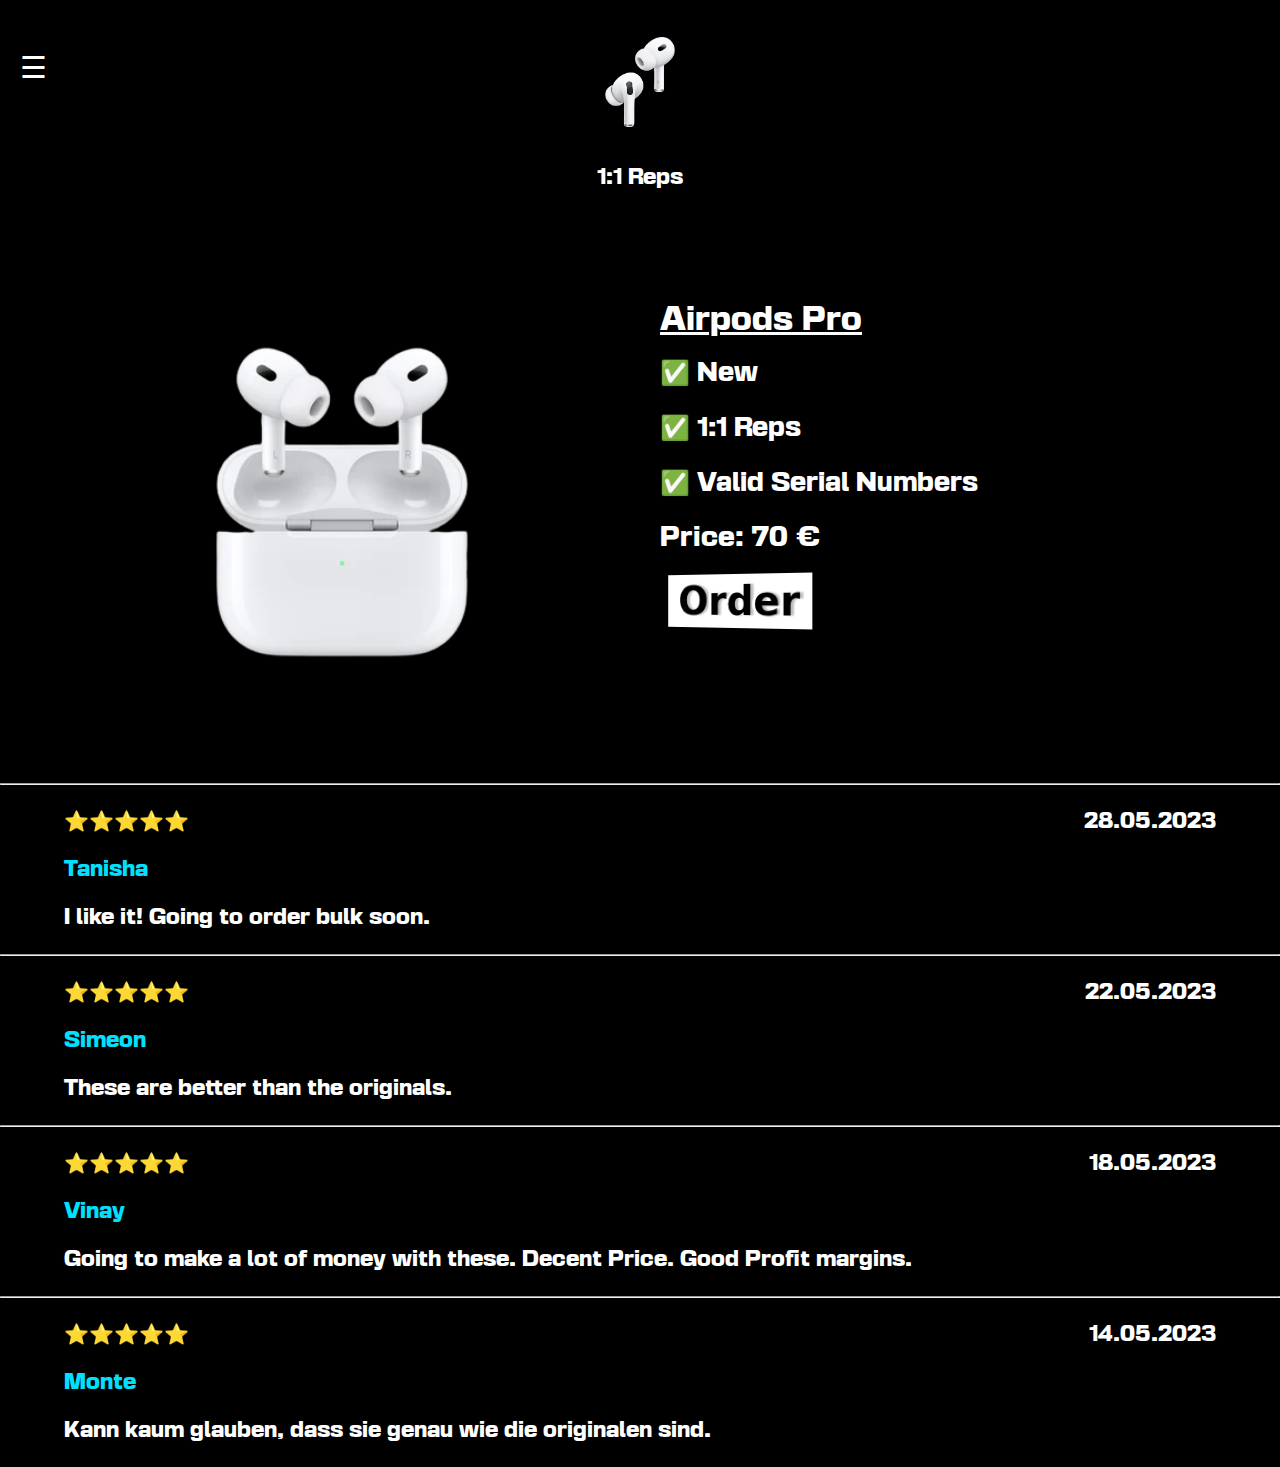
<file: airpods-single/airpods-pro.html>
<!doctypehtml><html lang=en><title>KingPods | 1:1 Reps</title><meta charset=UTF-8><meta content="IE=edge"http-equiv=X-UA-Compatible><meta content="width=device-width,initial-scale=1"name=viewport><meta content="Apple Airpods 1:1 Reps"name=description><link href=../css/style.css rel=stylesheet><link href=../css/sidenav.css rel=stylesheet><link href=../assets/favicon/favicon-32x32.png rel="shortcut icon"type=image/x-icon><script defer src=../js/main.js></script><style>*{font-family:basement}</style><script defer src=https://cdn.sellix.io/static/js/embed.js></script><body oncontextmenu=return!1><div id=preloader><div class=loader></div></div><div class=mobile><span class=hamburger onclick=openNav()>☰</span> <img alt=""class=brandlogo src=../assets/logo/logo.png><div class=sidenav id=mySidenav><a class=closebtn onclick=closeNav()>×</a> <a href=../index.html>Home</a> <a href=../shop.html>Shop</a> <a href=../contact.html>Contact</a></div></div><div class=titlebar>1:1 Reps</div><div class="container-fluid max-settings"><section class=single-product><div class="section-center single-product-center"><img alt=""class="img single-product-img"src=../assets/airpods/airpodpro.png><article class=single-product-info><div><h2 class=single-product-title style=text-decoration:underline>Airpods Pro</h2><p class="single-product-company text-slanted">✅ New<p class="single-product-company text-slanted">✅ 1:1 Reps<p class="single-product-company text-slanted">✅ Valid Serial Numbers<p class=single-product-price>Price: 70 €</p><button class=addtocart data-sellix-product=644805f7f2c43 style=margin-top:20px>Order</button></div></article></div></section></div><hr><br><div class=container><div class=review-date><div class=review>⭐⭐⭐⭐⭐</div><div class=date>28.05.2023</div></div><br><div class=name>Tanisha</div><br><div class=message>I like it! Going to order bulk soon.</div></div><br><hr><br><div class=container><div class=review-date><div class=review>⭐⭐⭐⭐⭐</div><div class=date>22.05.2023</div></div><br><div class=name>Simeon</div><br><div class=message>These are better than the originals.</div></div><br><hr><br><div class=container><div class=review-date><div class=review>⭐⭐⭐⭐⭐</div><div class=date>18.05.2023</div></div><br><div class=name>Vinay</div><br><div class=message>Going to make a lot of money with these. Decent Price. Good Profit margins.</div></div><br><hr><br><div class=container><div class=review-date><div class=review>⭐⭐⭐⭐⭐</div><div class=date>14.05.2023</div></div><br><div class=name>Monte</div><br><div class=message>Kann kaum glauben, dass sie genau wie die originalen sind.</div></div><br>
</file>
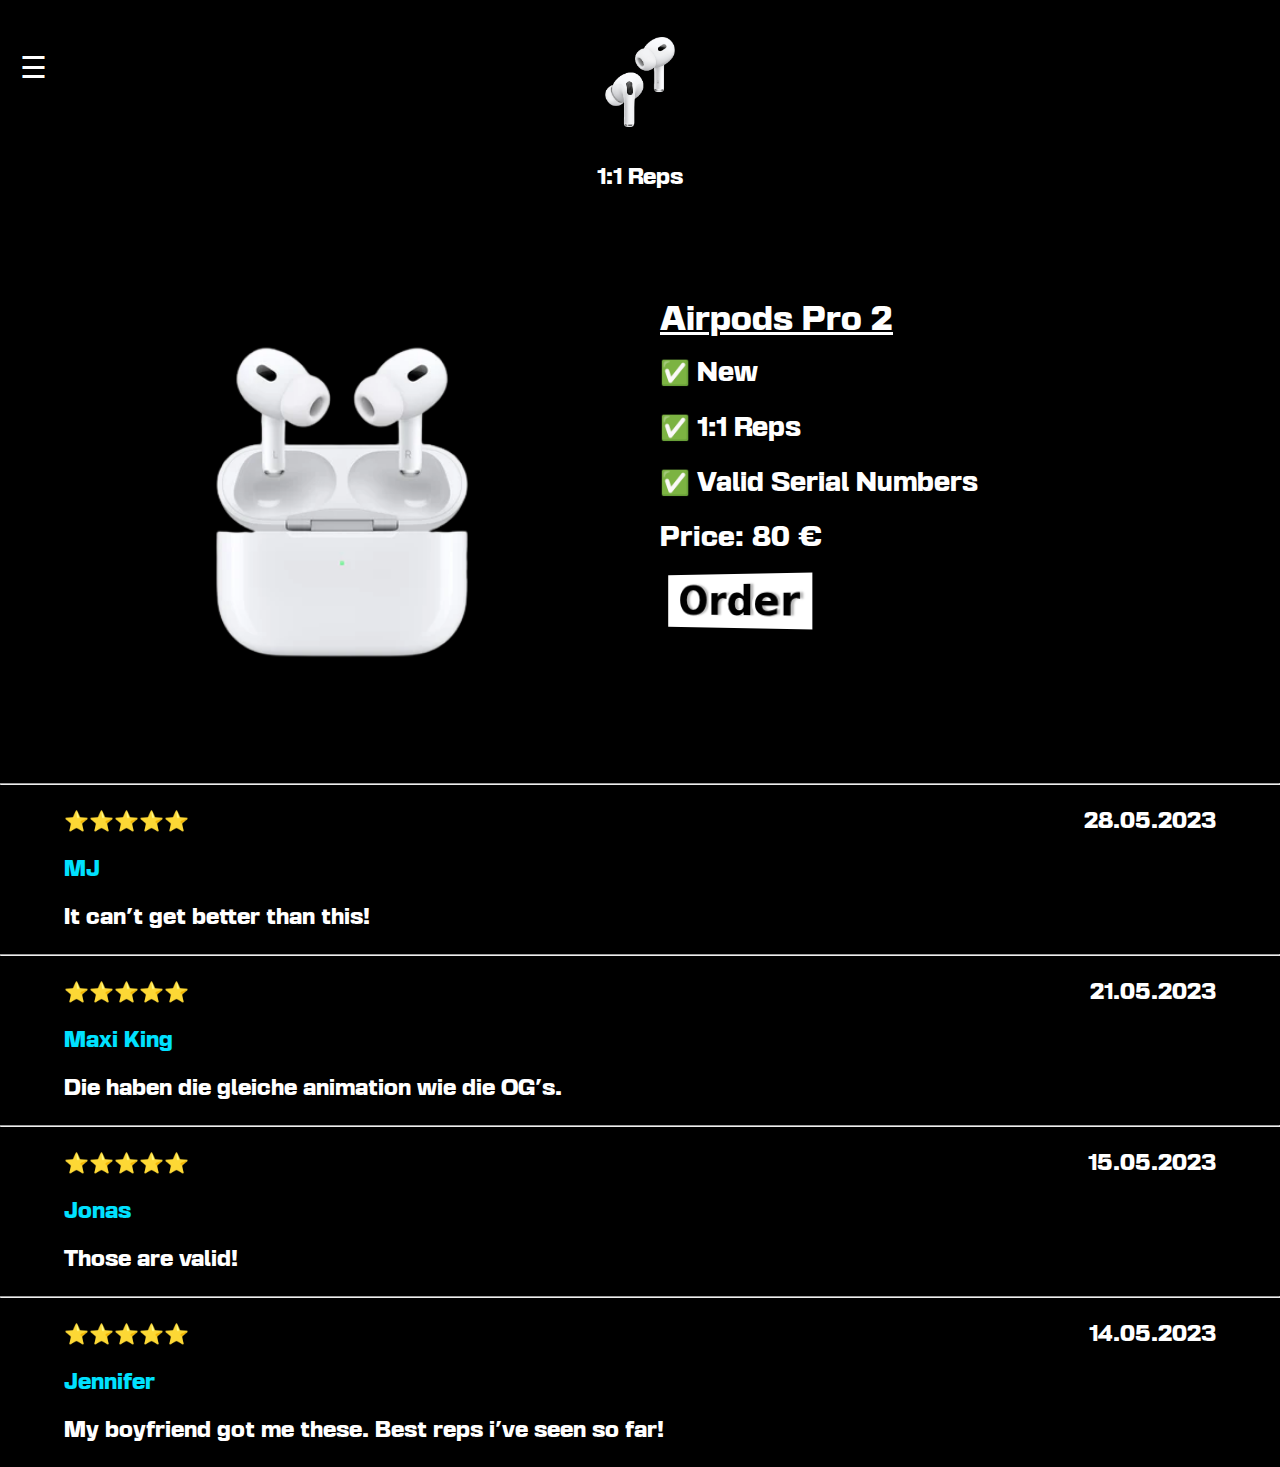
<file: airpods-single/airpods-pro2.html>
<!doctypehtml><html lang=en><title>KingPods | 1:1 Reps</title><meta charset=UTF-8><meta content="IE=edge"http-equiv=X-UA-Compatible><meta content="width=device-width,initial-scale=1"name=viewport><meta content="Apple Airpods 1:1 Reps"name=description><link href=../css/style.css rel=stylesheet><link href=../css/sidenav.css rel=stylesheet><link href=../assets/favicon/favicon-32x32.png rel="shortcut icon"type=image/x-icon><script defer src=../js/main.js></script><style>*{font-family:basement}</style><script defer src=https://cdn.sellix.io/static/js/embed.js></script><body oncontextmenu=return!1><div id=preloader><div class=loader></div></div><div class=mobile><span class=hamburger onclick=openNav()>☰</span> <img alt=""class=brandlogo src=../assets/logo/logo.png><div class=sidenav id=mySidenav><a class=closebtn onclick=closeNav()>×</a> <a href=../index.html>Home</a> <a href=../shop.html>Shop</a> <a href=../contact.html>Contact</a></div></div><div class=titlebar>1:1 Reps</div><div class="container-fluid max-settings"><section class=single-product><div class="section-center single-product-center"><img alt=""class="img single-product-img"src=../assets/airpods/airpodpro2.png><article class=single-product-info><div><h2 class=single-product-title style=text-decoration:underline>Airpods Pro 2</h2><p class="single-product-company text-slanted">✅ New<p class="single-product-company text-slanted">✅ 1:1 Reps<p class="single-product-company text-slanted">✅ Valid Serial Numbers<p class=single-product-price>Price: 80 €</p><button class=addtocart data-sellix-product=644805f9e19ed style=margin-top:20px>Order</button></div></article></div></section></div><hr><br><div class=container><div class=review-date><div class=review>⭐⭐⭐⭐⭐</div><div class=date>28.05.2023</div></div><br><div class=name>MJ</div><br><div class=message>It can't get better than this!</div></div><br><hr><br><div class=container><div class=review-date><div class=review>⭐⭐⭐⭐⭐</div><div class=date>21.05.2023</div></div><br><div class=name>Maxi King</div><br><div class=message>Die haben die gleiche animation wie die OG's.</div></div><br><hr><br><div class=container><div class=review-date><div class=review>⭐⭐⭐⭐⭐</div><div class=date>15.05.2023</div></div><br><div class=name>Jonas</div><br><div class=message>Those are valid!</div></div><br><hr><br><div class=container><div class=review-date><div class=review>⭐⭐⭐⭐⭐</div><div class=date>14.05.2023</div></div><br><div class=name>Jennifer</div><br><div class=message>My boyfriend got me these. Best reps i've seen so far!</div></div><br>
</file>
